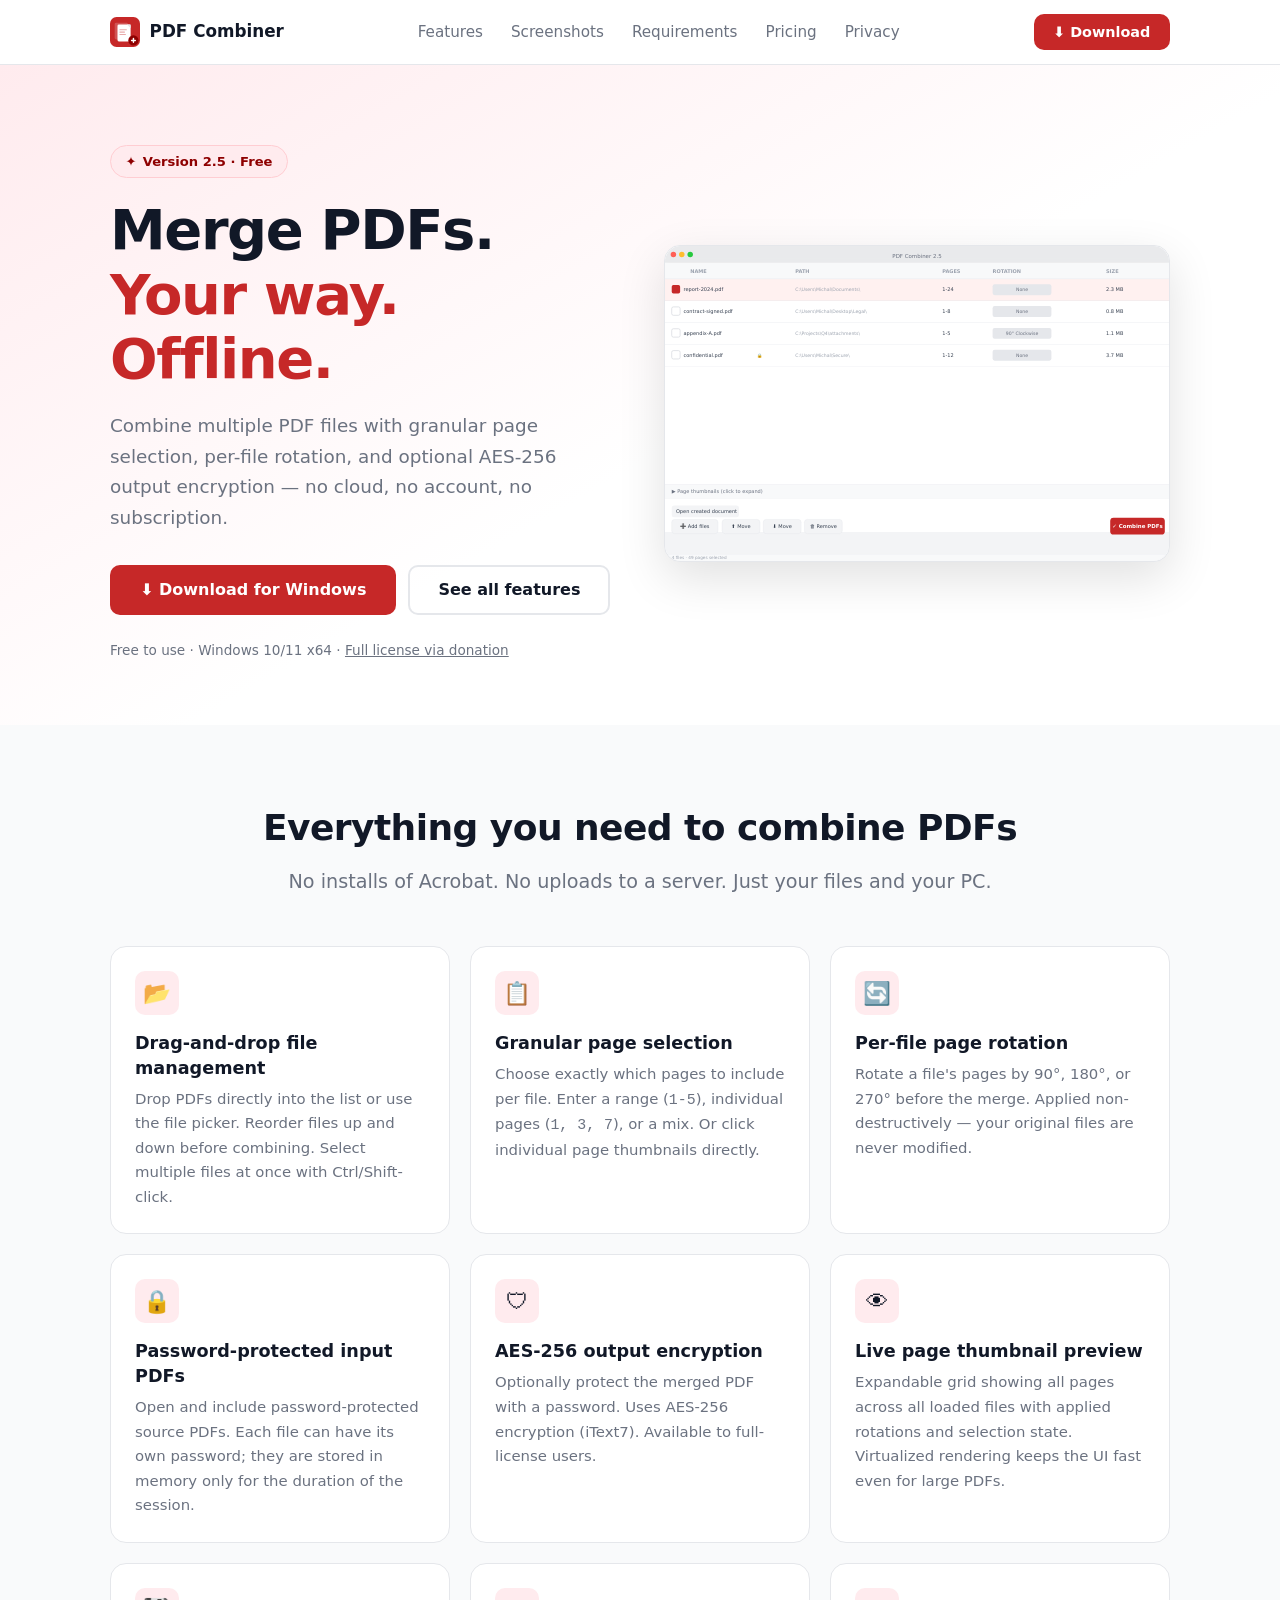
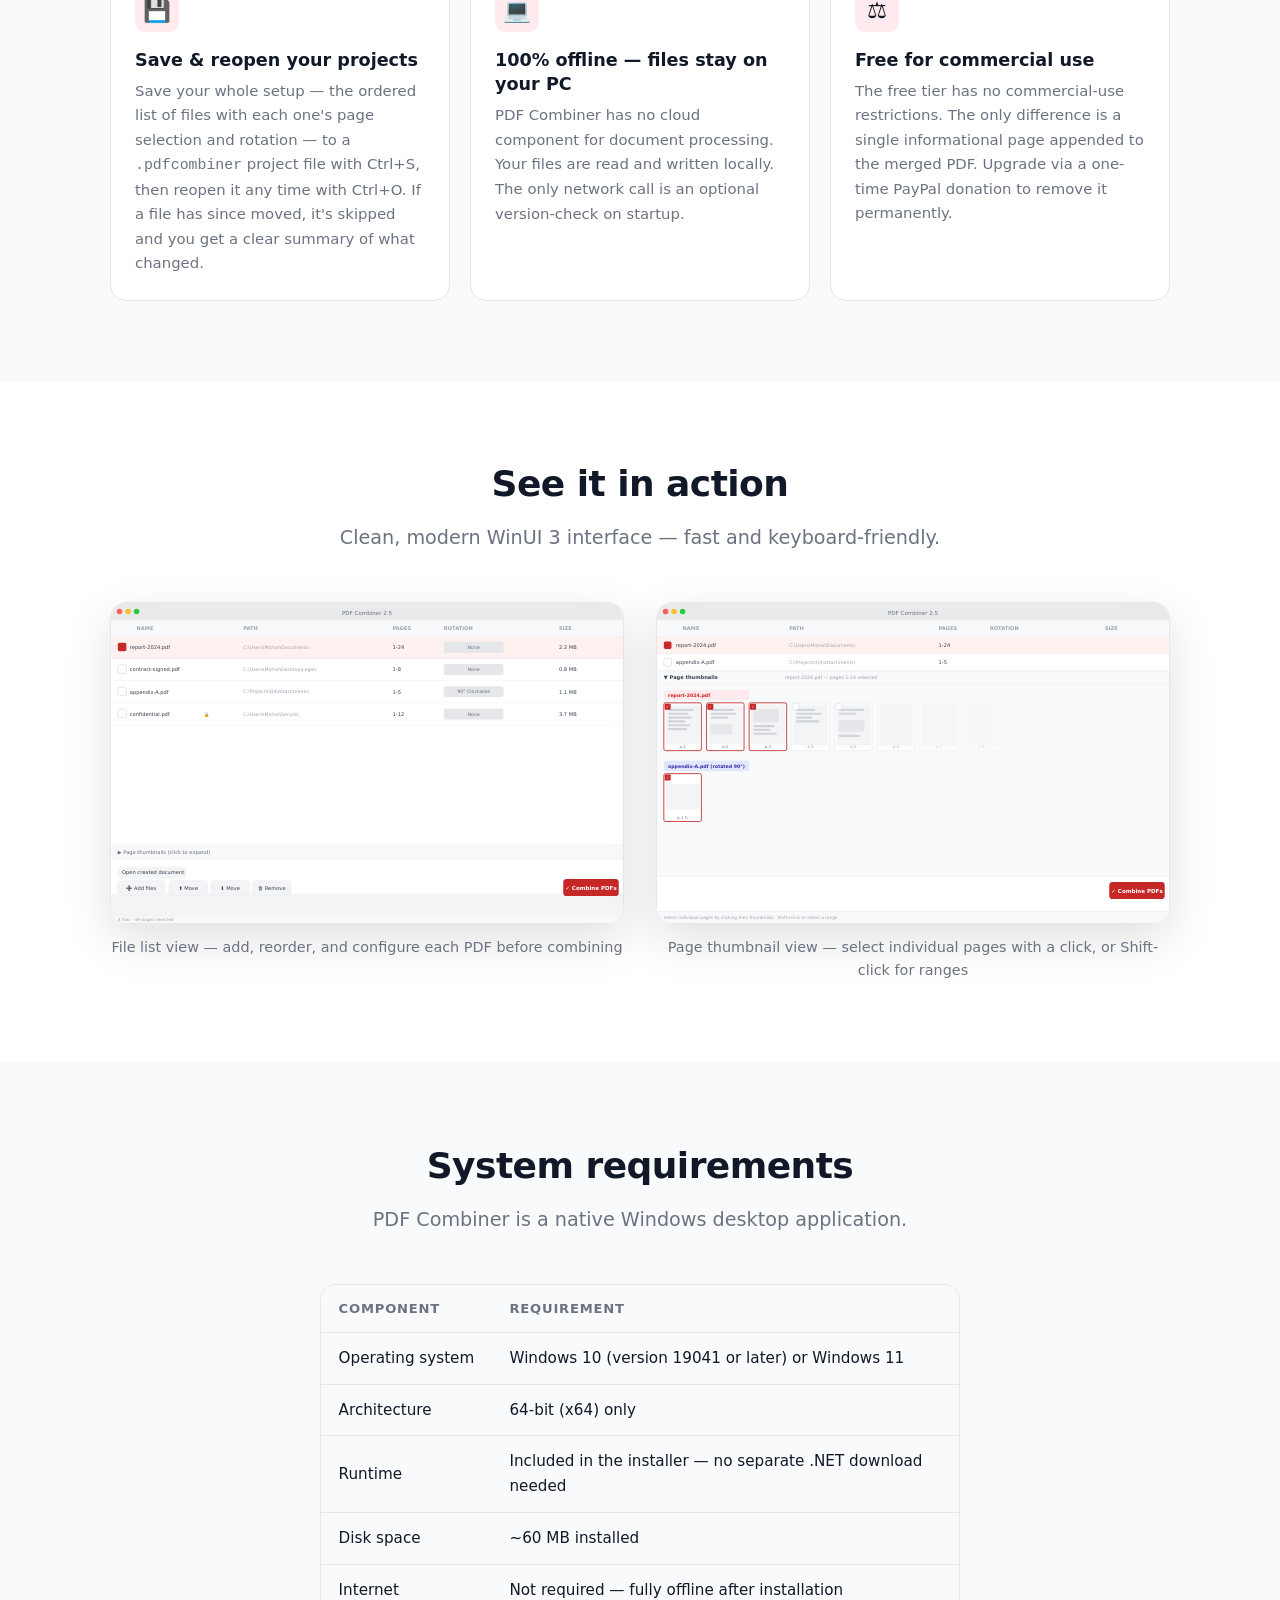
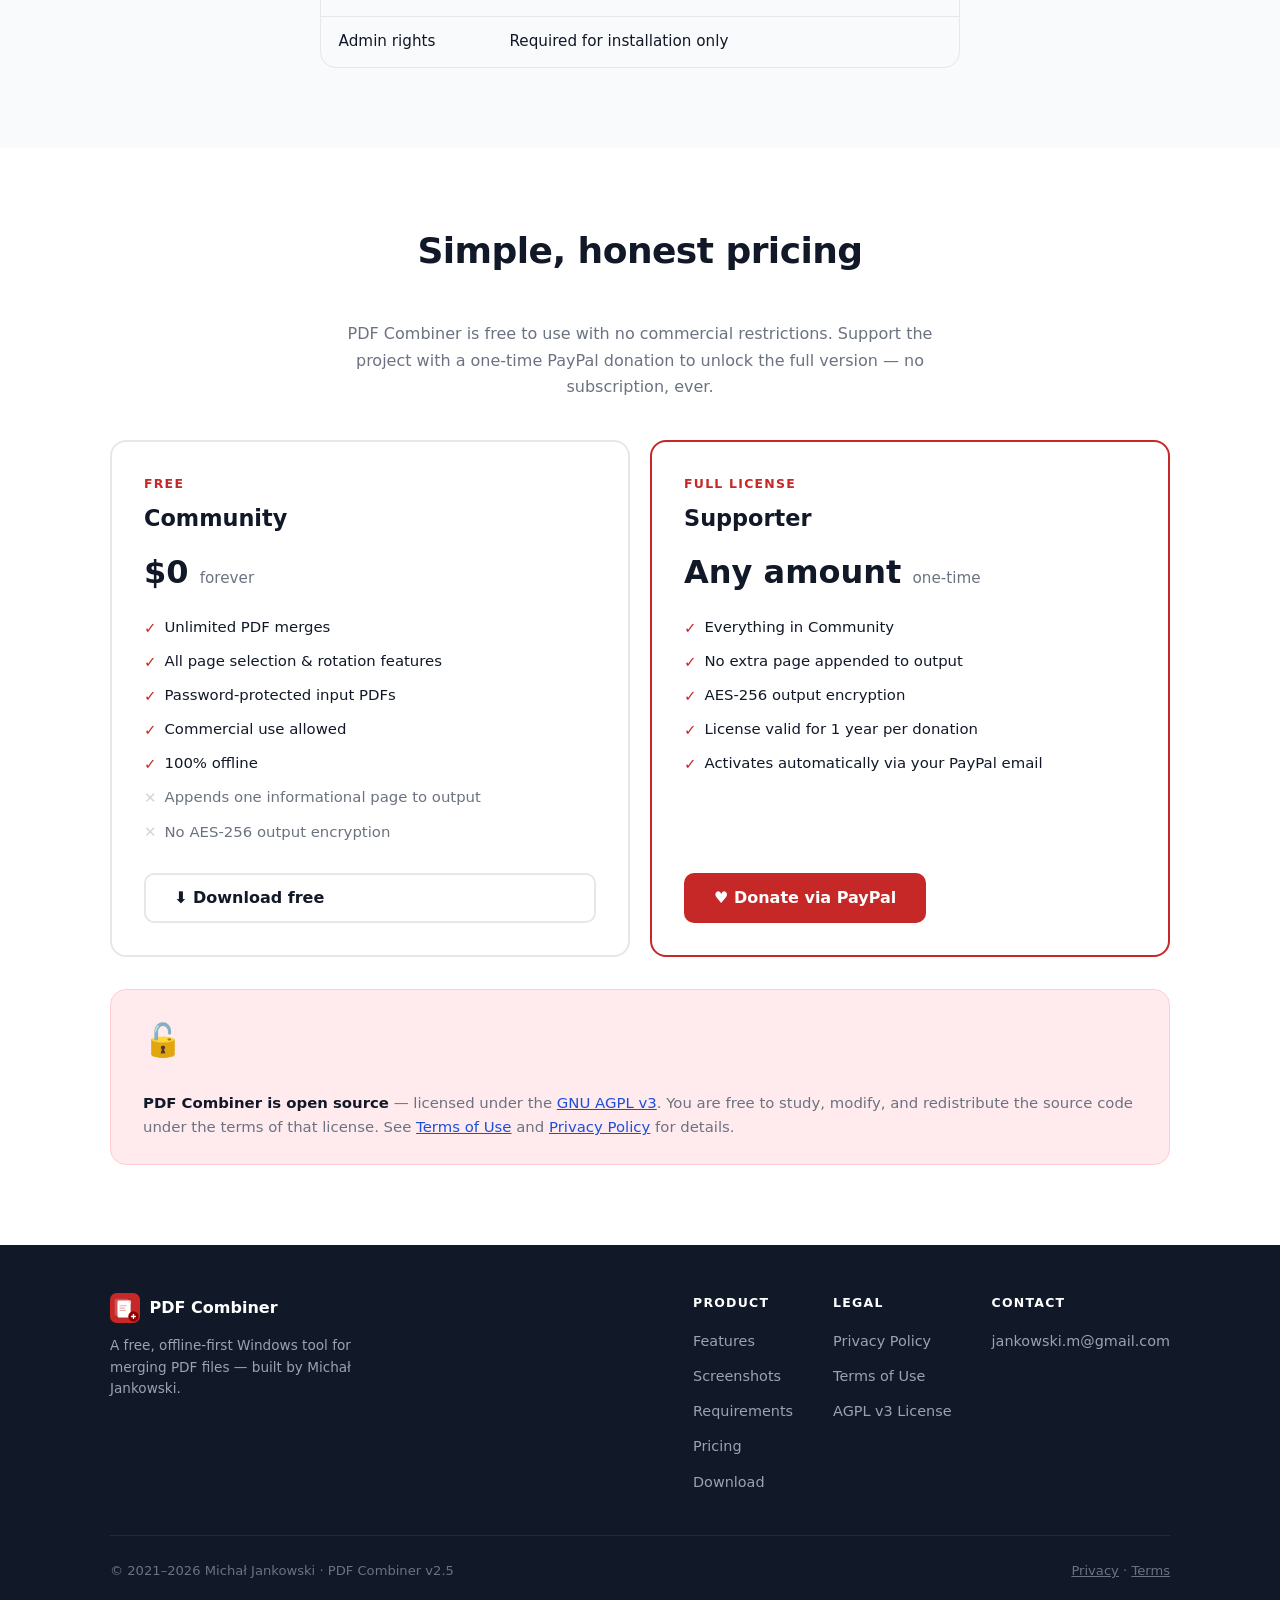
<file: index.html>
<!DOCTYPE html>
<html lang="en">
<head>
  <meta charset="UTF-8">
  <meta name="viewport" content="width=device-width, initial-scale=1.0">
  <title>PDF Combiner — Merge PDFs on Windows, No Cloud Required</title>
  <meta name="description" content="PDF Combiner lets you merge multiple PDF files with drag-and-drop, select individual pages, rotate pages, and encrypt the output — 100% offline, no account needed.">
  <meta name="author" content="Michał Jankowski">
  <meta name="robots" content="index, follow">
  <link rel="canonical" href="https://michaljankowskii.github.io/PDFCombierPage/">

  <!-- Open Graph -->
  <meta property="og:type"        content="website">
  <meta property="og:url"         content="https://michaljankowskii.github.io/PDFCombierPage/">
  <meta property="og:title"       content="PDF Combiner — Merge PDFs on Windows">
  <meta property="og:description" content="Merge multiple PDFs with granular page selection, rotation, and AES-256 encryption. 100% offline — your files never leave your PC.">
  <meta property="og:image"       content="https://michaljankowskii.github.io/PDFCombierPage/assets/img/screenshot-main.svg">

  <!-- Twitter -->
  <meta name="twitter:card"        content="summary_large_image">
  <meta name="twitter:title"       content="PDF Combiner — Merge PDFs on Windows">
  <meta name="twitter:description" content="Merge multiple PDFs with granular page selection, rotation, and AES-256 encryption. 100% offline.">

  <link rel="icon" href="assets/img/favicon.svg" type="image/svg+xml">
  <link rel="stylesheet" href="assets/css/site.css">
</head>
<body>

<!-- ── Navigation ── -->
<nav class="site-nav" aria-label="Site navigation">
  <div class="container">
    <div class="nav-inner">
      <a href="/" class="nav-logo">
        <img src="assets/img/logo.svg" alt="" width="30" height="30" aria-hidden="true">
        PDF Combiner
      </a>
      <ul class="nav-links" role="list">
        <li><a href="#features">Features</a></li>
        <li><a href="#screenshots">Screenshots</a></li>
        <li><a href="#requirements">Requirements</a></li>
        <li><a href="#licensing">Pricing</a></li>
        <li><a href="privacy.html">Privacy</a></li>
      </ul>
      <a href="downloads/PDFCombiner-Setup.msix" class="btn btn-primary btn-sm" download>
        ⬇ Download
      </a>
    </div>
  </div>
</nav>

<!-- ── Hero ── -->
<section class="hero" aria-labelledby="hero-heading">
  <div class="container">
    <div class="hero-inner">

      <div class="hero-content">
        <div class="hero-badge" aria-label="Current version">
          <span aria-hidden="true">✦</span> Version 2.5 · Free
        </div>
        <h1 class="hero-title" id="hero-heading">
          Merge PDFs.<br>
          <span>Your way. Offline.</span>
        </h1>
        <p class="hero-desc">
          Combine multiple PDF files with granular page selection, per-file rotation,
          and optional AES-256 output encryption — no cloud, no account, no subscription.
        </p>
        <div class="hero-actions">
          <a href="downloads/PDFCombiner-Setup.msix" class="btn btn-primary" download
             aria-label="Download PDF Combiner Setup — Windows installer">
            ⬇ Download for Windows
          </a>
          <a href="#features" class="btn btn-outline">
            See all features
          </a>
        </div>
        <p class="hero-meta">
          Free to use · Windows 10/11 x64 ·
          <a href="terms.html">Full license via donation</a>
        </p>
      </div>

      <div class="hero-image" aria-hidden="true">
        <!-- IMAGES NEEDED: replace screenshot-main.svg with screenshot-main.png
             (full-window screenshot at ~1200×750px, app with 3-4 PDFs loaded) -->
        <img src="assets/img/screenshot-main.svg"
             alt="PDF Combiner main window showing four PDF files loaded with drag-and-drop"
             width="1200" height="750"
             loading="eager">
      </div>

    </div>
  </div>
</section>

<!-- ── Features ── -->
<section class="section section-alt" id="features" aria-labelledby="features-heading">
  <div class="container">
    <div class="section-title tc">
      <h2 id="features-heading">Everything you need to combine PDFs</h2>
      <p class="lead">No installs of Acrobat. No uploads to a server. Just your files and your PC.</p>
    </div>

    <div class="features-grid" role="list">

      <article class="feature-card" role="listitem">
        <div class="feature-icon" aria-hidden="true">📂</div>
        <h3>Drag-and-drop file management</h3>
        <p>Drop PDFs directly into the list or use the file picker.
           Reorder files up and down before combining.
           Select multiple files at once with Ctrl/Shift-click.</p>
      </article>

      <article class="feature-card" role="listitem">
        <div class="feature-icon" aria-hidden="true">📋</div>
        <h3>Granular page selection</h3>
        <p>Choose exactly which pages to include per file.
           Enter a range (<code>1-5</code>), individual pages (<code>1, 3, 7</code>),
           or a mix. Or click individual page thumbnails directly.</p>
      </article>

      <article class="feature-card" role="listitem">
        <div class="feature-icon" aria-hidden="true">🔄</div>
        <h3>Per-file page rotation</h3>
        <p>Rotate a file's pages by 90°, 180°, or 270° before the merge.
           Applied non-destructively — your original files are never modified.</p>
      </article>

      <article class="feature-card" role="listitem">
        <div class="feature-icon" aria-hidden="true">🔒</div>
        <h3>Password-protected input PDFs</h3>
        <p>Open and include password-protected source PDFs.
           Each file can have its own password; they are stored in memory
           only for the duration of the session.</p>
      </article>

      <article class="feature-card" role="listitem">
        <div class="feature-icon" aria-hidden="true">🛡</div>
        <h3>AES-256 output encryption</h3>
        <p>Optionally protect the merged PDF with a password.
           Uses AES-256 encryption (iText7). Available to full-license users.</p>
      </article>

      <article class="feature-card" role="listitem">
        <div class="feature-icon" aria-hidden="true">👁</div>
        <h3>Live page thumbnail preview</h3>
        <p>Expandable grid showing all pages across all loaded files
           with applied rotations and selection state.
           Virtualized rendering keeps the UI fast even for large PDFs.</p>
      </article>

      <article class="feature-card" role="listitem">
        <div class="feature-icon" aria-hidden="true">💾</div>
        <h3>Save &amp; reopen your projects</h3>
        <p>Save your whole setup — the ordered list of files with each one's
           page selection and rotation — to a <code>.pdfcombiner</code> project
           file with Ctrl+S, then reopen it any time with Ctrl+O.
           If a file has since moved, it's skipped and you get a clear summary
           of what changed.</p>
      </article>

      <article class="feature-card" role="listitem">
        <div class="feature-icon" aria-hidden="true">💻</div>
        <h3>100% offline — files stay on your PC</h3>
        <p>PDF Combiner has no cloud component for document processing.
           Your files are read and written locally. The only network call
           is an optional version-check on startup.</p>
      </article>

      <article class="feature-card" role="listitem">
        <div class="feature-icon" aria-hidden="true">⚖️</div>
        <h3>Free for commercial use</h3>
        <p>The free tier has no commercial-use restrictions.
           The only difference is a single informational page appended
           to the merged PDF. Upgrade via a one-time PayPal donation
           to remove it permanently.</p>
      </article>

    </div>
  </div>
</section>

<!-- ── Screenshots ── -->
<section class="section" id="screenshots" aria-labelledby="screenshots-heading">
  <div class="container">
    <div class="section-title tc">
      <h2 id="screenshots-heading">See it in action</h2>
      <p class="lead">Clean, modern WinUI 3 interface — fast and keyboard-friendly.</p>
    </div>

    <div class="screenshots-grid">

      <figure class="screenshot-item">
        <!-- IMAGES NEEDED: replace screenshot-main.svg with screenshot-main.png
             Caption: main view with 4 PDFs loaded, showing name/path/pages/rotation columns -->
        <img class="screenshot-img"
             src="assets/img/screenshot-main.svg"
             alt="Main window: file list with four PDFs, showing name, path, page range, rotation, and size columns"
             width="1200" height="750"
             loading="lazy">
        <figcaption>File list view — add, reorder, and configure each PDF before combining</figcaption>
      </figure>

      <figure class="screenshot-item">
        <!-- IMAGES NEEDED: replace screenshot-pages.svg with screenshot-pages.png
             Caption: thumbnail strip expanded, showing individual page thumbnails with checkboxes -->
        <img class="screenshot-img"
             src="assets/img/screenshot-pages.svg"
             alt="Page thumbnail view: expandable grid showing individual pages from each PDF with checkboxes for fine-grained selection"
             width="1200" height="750"
             loading="lazy">
        <figcaption>Page thumbnail view — select individual pages with a click, or Shift-click for ranges</figcaption>
      </figure>

    </div>
  </div>
</section>

<!-- ── System Requirements ── -->
<section class="section section-alt" id="requirements" aria-labelledby="req-heading">
  <div class="container">
    <div class="section-title tc">
      <h2 id="req-heading">System requirements</h2>
      <p class="lead">PDF Combiner is a native Windows desktop application.</p>
    </div>

    <div class="req-wrapper" style="max-width:640px; margin-inline:auto;">
      <table class="req-table" aria-label="System requirements">
        <thead>
          <tr><th scope="col">Component</th><th scope="col">Requirement</th></tr>
        </thead>
        <tbody>
          <tr><td>Operating system</td><td>Windows 10 (version 19041 or later) or Windows 11</td></tr>
          <tr><td>Architecture</td><td>64-bit (x64) only</td></tr>
          <tr><td>Runtime</td><td>Included in the installer — no separate .NET download needed</td></tr>
          <tr><td>Disk space</td><td>~60 MB installed</td></tr>
          <tr><td>Internet</td><td>Not required — fully offline after installation</td></tr>
          <tr><td>Admin rights</td><td>Required for installation only</td></tr>
        </tbody>
      </table>
    </div>
  </div>
</section>

<!-- ── Licensing ── -->
<section class="section" id="licensing" aria-labelledby="licensing-heading">
  <div class="container">
    <div class="section-title tc">
      <h2 id="licensing-heading">Simple, honest pricing</h2>
    </div>

    <p class="licensing-intro">
      PDF Combiner is free to use with no commercial restrictions.
      Support the project with a one-time PayPal donation to unlock the full version — no subscription, ever.
    </p>

    <div class="licensing-cards">

      <div class="license-card">
        <div class="license-label">Free</div>
        <h3>Community</h3>
        <div class="license-price">$0 <em>forever</em></div>
        <ul class="license-features" role="list">
          <li><span class="chk" aria-hidden="true">✓</span> Unlimited PDF merges</li>
          <li><span class="chk" aria-hidden="true">✓</span> All page selection &amp; rotation features</li>
          <li><span class="chk" aria-hidden="true">✓</span> Password-protected input PDFs</li>
          <li><span class="chk" aria-hidden="true">✓</span> Commercial use allowed</li>
          <li><span class="chk" aria-hidden="true">✓</span> 100% offline</li>
          <li class="dimmed"><span class="chk" aria-hidden="true">✕</span> Appends one informational page to output</li>
          <li class="dimmed"><span class="chk" aria-hidden="true">✕</span> No AES-256 output encryption</li>
        </ul>
        <a href="downloads/PDFCombiner-Setup.msix" class="btn btn-outline" download>
          ⬇ Download free
        </a>
      </div>

      <div class="license-card featured">
        <div class="license-label">Full license</div>
        <h3>Supporter</h3>
        <div class="license-price">Any amount <em>one-time</em></div>
        <ul class="license-features" role="list">
          <li><span class="chk" aria-hidden="true">✓</span> Everything in Community</li>
          <li><span class="chk" aria-hidden="true">✓</span> No extra page appended to output</li>
          <li><span class="chk" aria-hidden="true">✓</span> AES-256 output encryption</li>
          <li><span class="chk" aria-hidden="true">✓</span> License valid for 1 year per donation</li>
          <li><span class="chk" aria-hidden="true">✓</span> Activates automatically via your PayPal email</li>
        </ul>
        <!-- PayPal donate button — uses the in-app business ID -->
        <form action="https://www.paypal.com/donate" method="post" target="_blank">
          <input type="hidden" name="business" value="jankowski.m@gmail.com">
          <input type="hidden" name="currency_code" value="USD">
          <input type="hidden" name="item_name" value="PDF Combiner — Full License">
          <button type="submit" class="btn btn-primary">
            ♥ Donate via PayPal
          </button>
        </form>
      </div>

    </div>

    <div class="oss-banner">
      <div class="oss-icon" aria-hidden="true">🔓</div>
      <div>
        <p>
          <strong>PDF Combiner is open source</strong> — licensed under the
          <a href="https://www.gnu.org/licenses/agpl-3.0.html" rel="noopener noreferrer" target="_blank">GNU AGPL v3</a>.
          You are free to study, modify, and redistribute the source code under the terms of that license.
          See <a href="terms.html">Terms of Use</a> and <a href="privacy.html">Privacy Policy</a> for details.
        </p>
      </div>
    </div>

  </div>
</section>

<!-- ── Footer ── -->
<footer class="site-footer" aria-label="Site footer">
  <div class="container">
    <div class="footer-inner">

      <div class="footer-brand">
        <a href="/" class="nav-logo">
          <img src="assets/img/logo.svg" alt="" width="26" height="26" aria-hidden="true">
          PDF Combiner
        </a>
        <p>A free, offline-first Windows tool for merging PDF files — built by Michał Jankowski.</p>
      </div>

      <nav class="footer-links" aria-label="Footer navigation">
        <div class="footer-col">
          <h4>Product</h4>
          <ul role="list">
            <li><a href="#features">Features</a></li>
            <li><a href="#screenshots">Screenshots</a></li>
            <li><a href="#requirements">Requirements</a></li>
            <li><a href="#licensing">Pricing</a></li>
            <li><a href="downloads/PDFCombiner-Setup.msix" download>Download</a></li>
          </ul>
        </div>
        <div class="footer-col">
          <h4>Legal</h4>
          <ul role="list">
            <li><a href="privacy.html">Privacy Policy</a></li>
            <li><a href="terms.html">Terms of Use</a></li>
            <li><a href="https://www.gnu.org/licenses/agpl-3.0.html" rel="noopener noreferrer" target="_blank">AGPL v3 License</a></li>
          </ul>
        </div>
        <div class="footer-col">
          <h4>Contact</h4>
          <ul role="list">
            <li><a href="mailto:jankowski.m@gmail.com">jankowski.m@gmail.com</a></li>
          </ul>
        </div>
      </nav>

    </div>

    <div class="footer-bottom">
      <span>© 2021–2026 Michał Jankowski · PDF Combiner v2.5</span>
      <span>
        <a href="privacy.html">Privacy</a> ·
        <a href="terms.html">Terms</a>
      </span>
    </div>
  </div>
</footer>

</body>
</html>
</file>
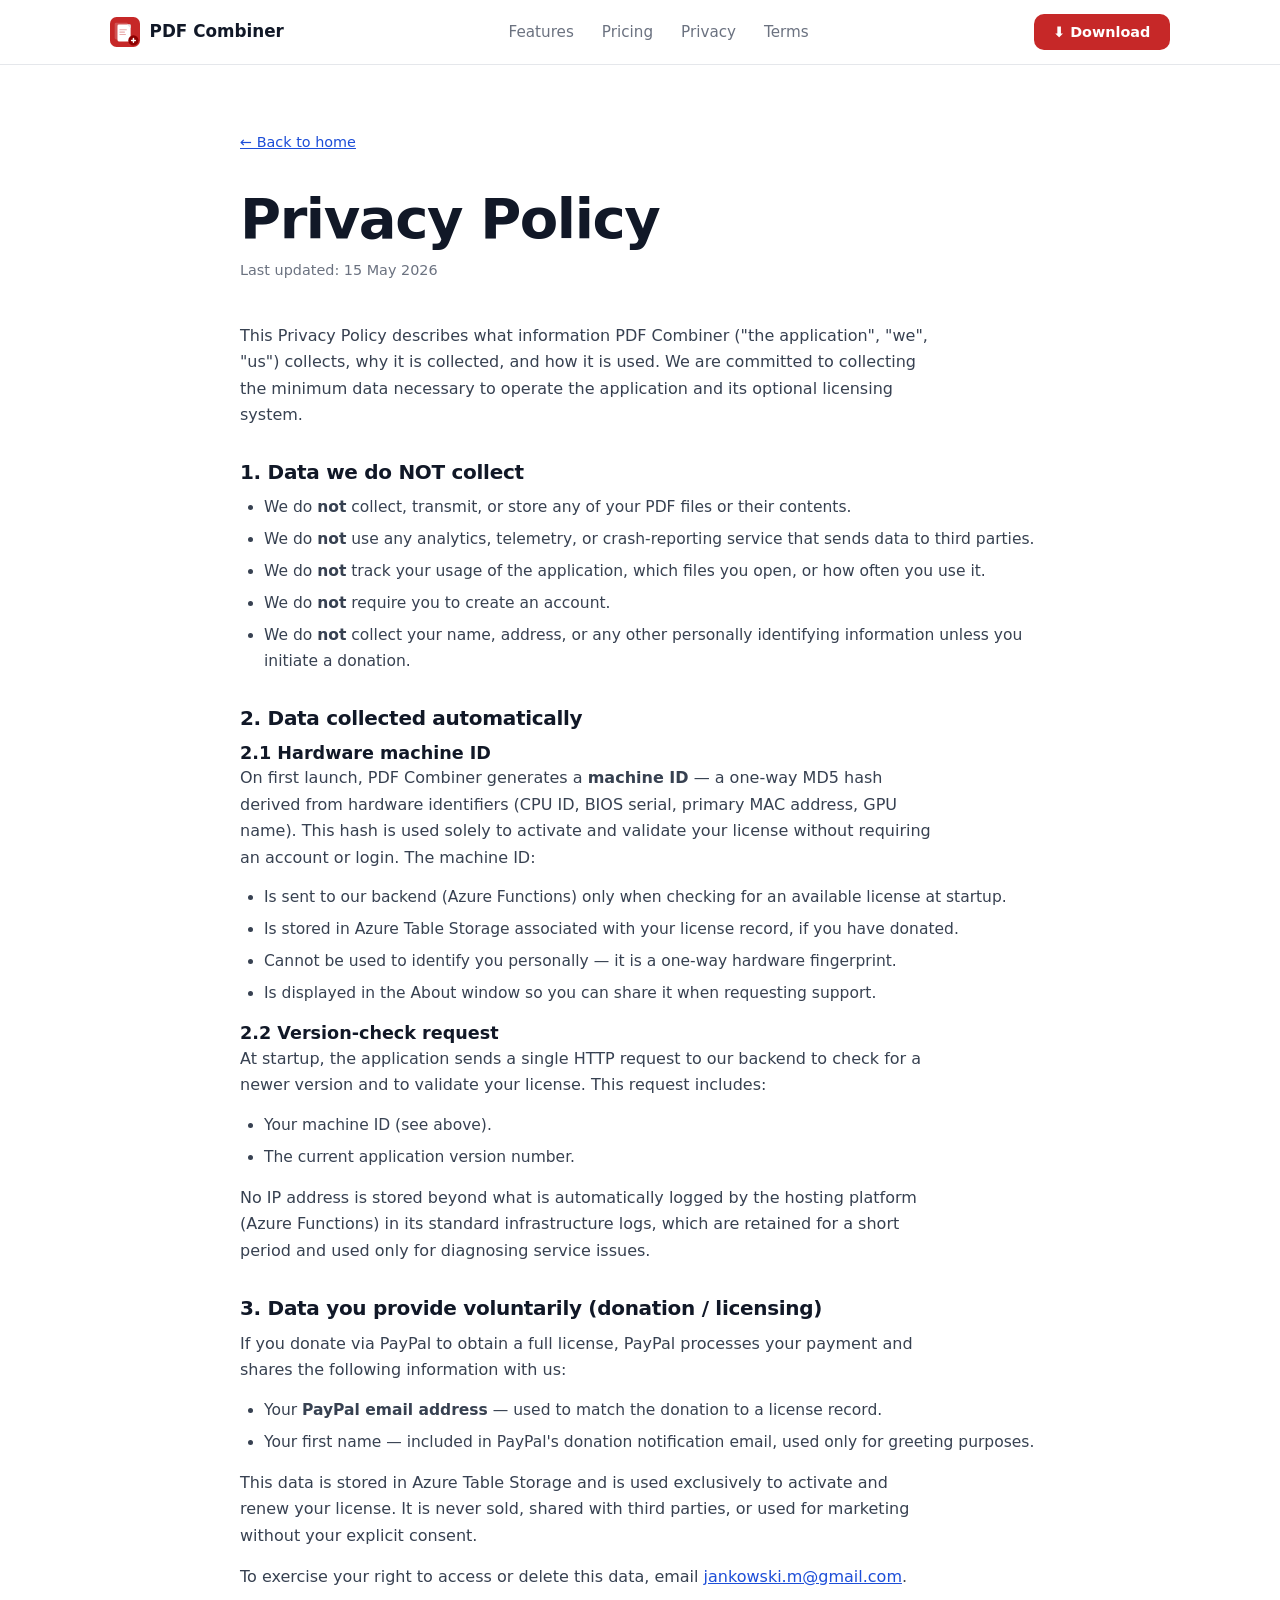
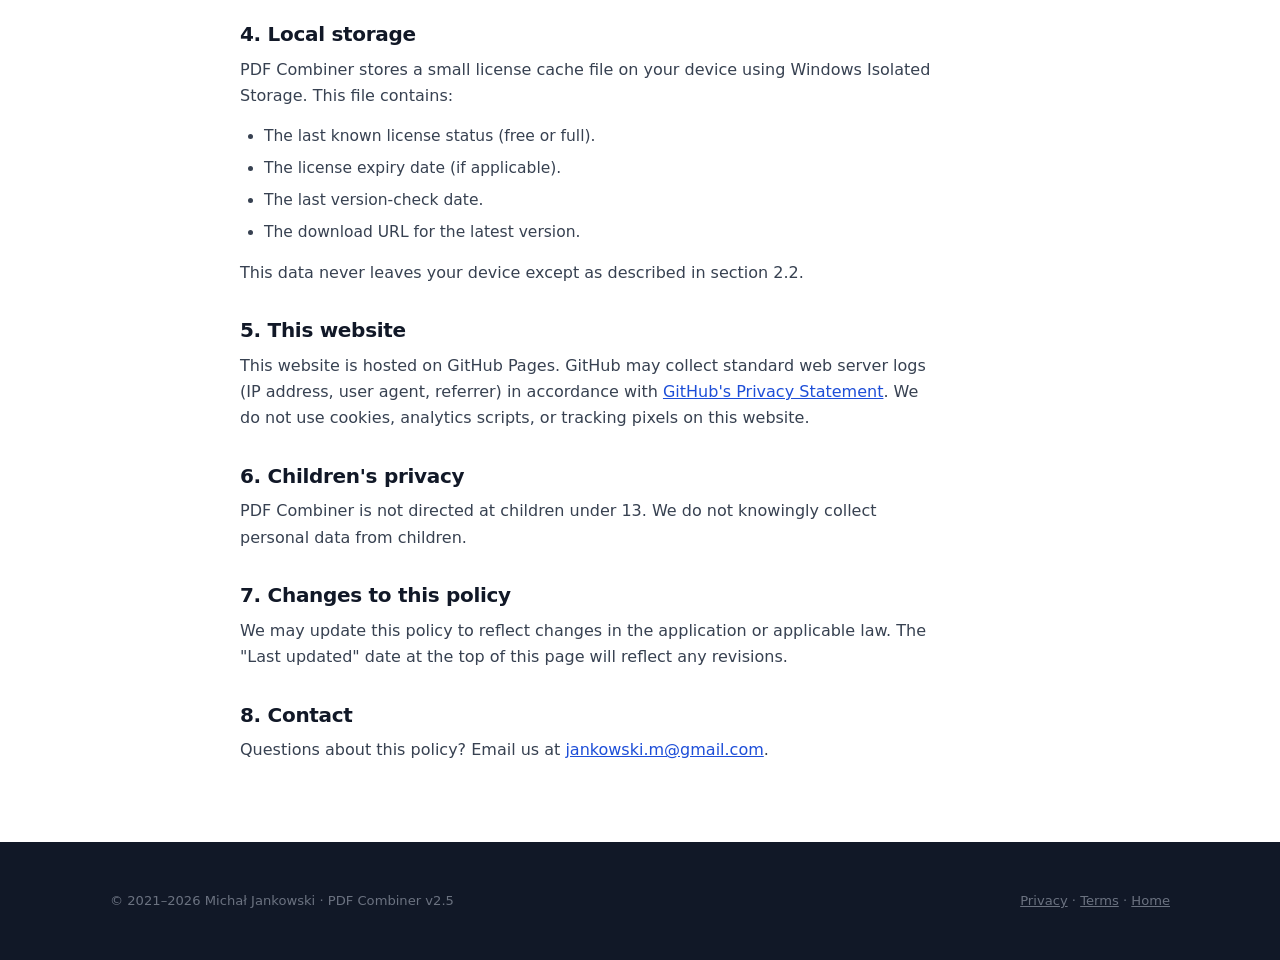
<file: privacy.html>
<!DOCTYPE html>
<html lang="en">
<head>
  <meta charset="UTF-8">
  <meta name="viewport" content="width=device-width, initial-scale=1.0">
  <title>Privacy Policy — PDF Combiner</title>
  <meta name="description" content="Privacy policy for PDF Combiner. No analytics, no tracking, no document uploads. Learn exactly what data is collected and why.">
  <meta name="robots" content="index, follow">
  <link rel="canonical" href="https://michaljankowskii.github.io/PDFCombierPage/privacy.html">
  <link rel="icon" href="assets/img/favicon.svg" type="image/svg+xml">
  <link rel="stylesheet" href="assets/css/site.css">
</head>
<body>

<nav class="site-nav" aria-label="Site navigation">
  <div class="container">
    <div class="nav-inner">
      <a href="index.html" class="nav-logo">
        <img src="assets/img/logo.svg" alt="" width="30" height="30" aria-hidden="true">
        PDF Combiner
      </a>
      <ul class="nav-links" role="list">
        <li><a href="index.html#features">Features</a></li>
        <li><a href="index.html#licensing">Pricing</a></li>
        <li><a href="privacy.html" aria-current="page">Privacy</a></li>
        <li><a href="terms.html">Terms</a></li>
      </ul>
      <a href="downloads/PDFCombiner-Setup.msi" class="btn btn-primary btn-sm" download>
        ⬇ Download
      </a>
    </div>
  </div>
</nav>

<main>
  <div class="container">
    <article class="legal-page">

      <a href="index.html" class="back">← Back to home</a>

      <h1>Privacy Policy</h1>
      <p class="updated">Last updated: 15 May 2026</p>

      <p>
        This Privacy Policy describes what information PDF Combiner ("the application", "we", "us") collects,
        why it is collected, and how it is used. We are committed to collecting the minimum data necessary
        to operate the application and its optional licensing system.
      </p>

      <h2>1. Data we do NOT collect</h2>
      <ul>
        <li>We do <strong>not</strong> collect, transmit, or store any of your PDF files or their contents.</li>
        <li>We do <strong>not</strong> use any analytics, telemetry, or crash-reporting service that sends data to third parties.</li>
        <li>We do <strong>not</strong> track your usage of the application, which files you open, or how often you use it.</li>
        <li>We do <strong>not</strong> require you to create an account.</li>
        <li>We do <strong>not</strong> collect your name, address, or any other personally identifying information unless you initiate a donation.</li>
      </ul>

      <h2>2. Data collected automatically</h2>

      <h3>2.1 Hardware machine ID</h3>
      <p>
        On first launch, PDF Combiner generates a <strong>machine ID</strong> — a one-way MD5 hash derived from
        hardware identifiers (CPU ID, BIOS serial, primary MAC address, GPU name).
        This hash is used solely to activate and validate your license without requiring an account or login.
        The machine ID:
      </p>
      <ul>
        <li>Is sent to our backend (Azure Functions) only when checking for an available license at startup.</li>
        <li>Is stored in Azure Table Storage associated with your license record, if you have donated.</li>
        <li>Cannot be used to identify you personally — it is a one-way hardware fingerprint.</li>
        <li>Is displayed in the About window so you can share it when requesting support.</li>
      </ul>

      <h3>2.2 Version-check request</h3>
      <p>
        At startup, the application sends a single HTTP request to our backend to check for a newer version
        and to validate your license. This request includes:
      </p>
      <ul>
        <li>Your machine ID (see above).</li>
        <li>The current application version number.</li>
      </ul>
      <p>
        No IP address is stored beyond what is automatically logged by the hosting platform (Azure Functions)
        in its standard infrastructure logs, which are retained for a short period and used only for
        diagnosing service issues.
      </p>

      <h2>3. Data you provide voluntarily (donation / licensing)</h2>
      <p>
        If you donate via PayPal to obtain a full license, PayPal processes your payment and shares the
        following information with us:
      </p>
      <ul>
        <li>Your <strong>PayPal email address</strong> — used to match the donation to a license record.</li>
        <li>Your first name — included in PayPal's donation notification email, used only for greeting purposes.</li>
      </ul>
      <p>
        This data is stored in Azure Table Storage and is used exclusively to activate and renew your license.
        It is never sold, shared with third parties, or used for marketing without your explicit consent.
      </p>
      <p>
        To exercise your right to access or delete this data, email
        <a href="mailto:jankowski.m@gmail.com">jankowski.m@gmail.com</a>.
      </p>

      <h2>4. Local storage</h2>
      <p>
        PDF Combiner stores a small license cache file on your device using Windows Isolated Storage.
        This file contains:
      </p>
      <ul>
        <li>The last known license status (free or full).</li>
        <li>The license expiry date (if applicable).</li>
        <li>The last version-check date.</li>
        <li>The download URL for the latest version.</li>
      </ul>
      <p>This data never leaves your device except as described in section 2.2.</p>

      <h2>5. This website</h2>
      <p>
        This website is hosted on GitHub Pages. GitHub may collect standard web server logs (IP address,
        user agent, referrer) in accordance with
        <a href="https://docs.github.com/en/site-policy/privacy-policies/github-general-privacy-statement"
           rel="noopener noreferrer" target="_blank">GitHub's Privacy Statement</a>.
        We do not use cookies, analytics scripts, or tracking pixels on this website.
      </p>

      <h2>6. Children's privacy</h2>
      <p>
        PDF Combiner is not directed at children under 13. We do not knowingly collect personal data
        from children.
      </p>

      <h2>7. Changes to this policy</h2>
      <p>
        We may update this policy to reflect changes in the application or applicable law.
        The "Last updated" date at the top of this page will reflect any revisions.
      </p>

      <h2>8. Contact</h2>
      <p>
        Questions about this policy? Email us at
        <a href="mailto:jankowski.m@gmail.com">jankowski.m@gmail.com</a>.
      </p>

    </article>
  </div>
</main>

<footer class="site-footer" aria-label="Site footer">
  <div class="container">
    <div class="footer-bottom" style="border-top:none; margin-top:0; padding-top:0;">
      <span>© 2021–2026 Michał Jankowski · PDF Combiner v2.5</span>
      <span>
        <a href="privacy.html">Privacy</a> ·
        <a href="terms.html">Terms</a> ·
        <a href="index.html">Home</a>
      </span>
    </div>
  </div>
</footer>

</body>
</html>
</file>
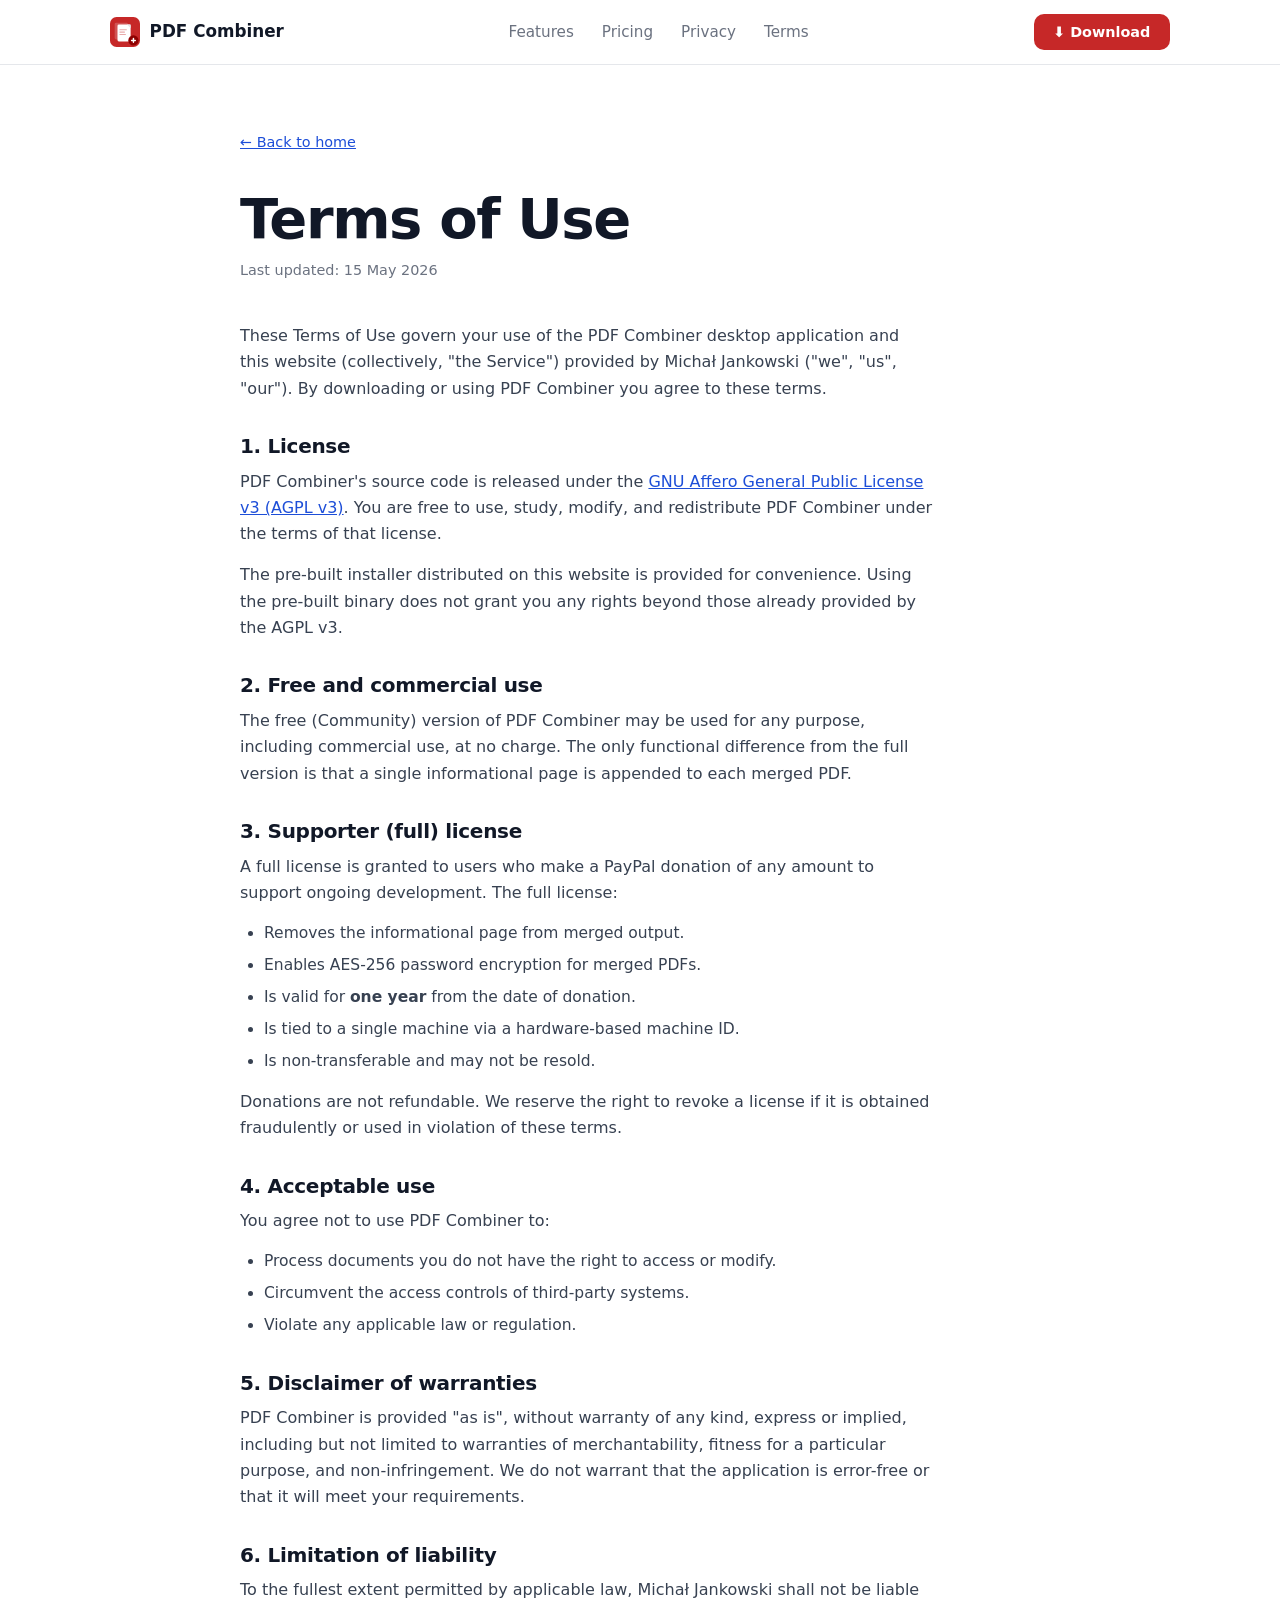
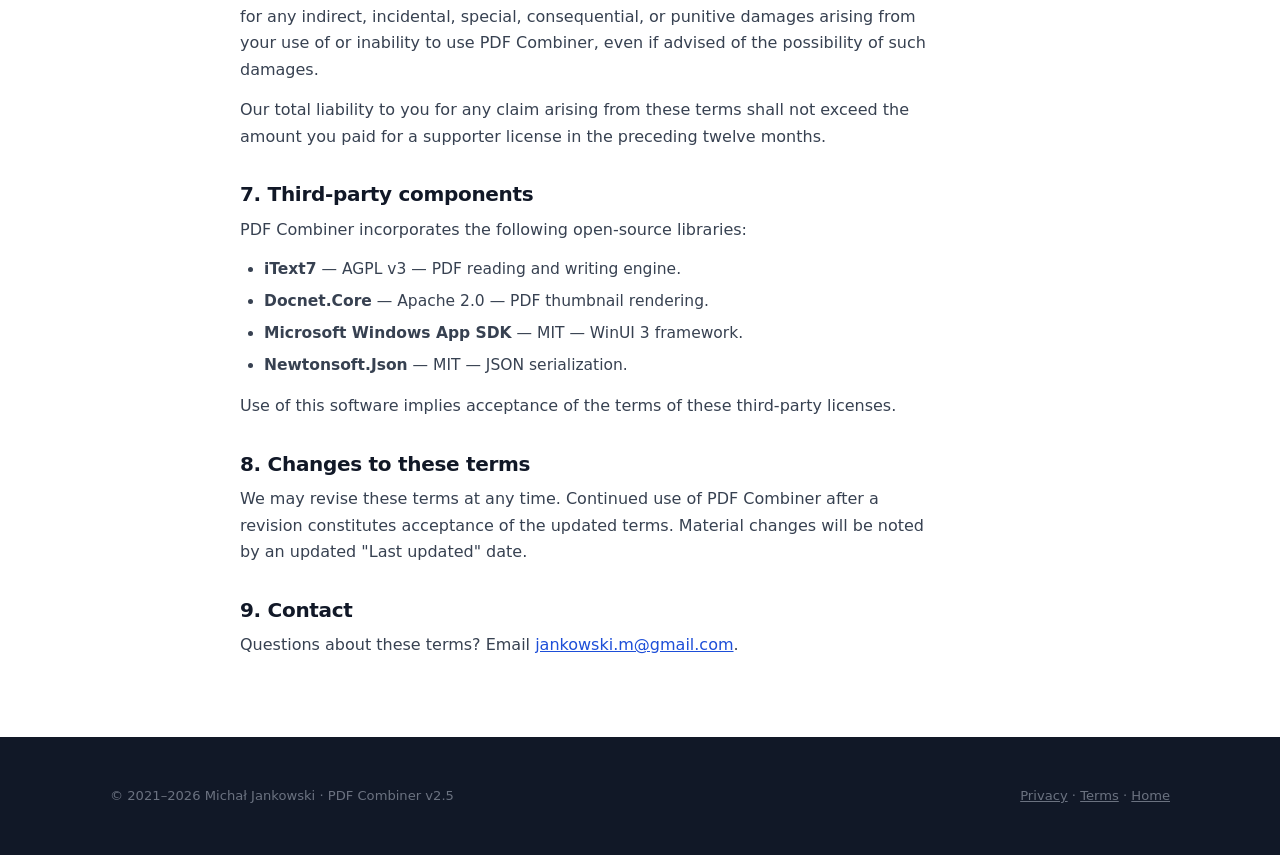
<file: terms.html>
<!DOCTYPE html>
<html lang="en">
<head>
  <meta charset="UTF-8">
  <meta name="viewport" content="width=device-width, initial-scale=1.0">
  <title>Terms of Use — PDF Combiner</title>
  <meta name="description" content="Terms of Use for PDF Combiner — free for commercial use, licensed under GNU AGPL v3.">
  <meta name="robots" content="index, follow">
  <link rel="canonical" href="https://michaljankowskii.github.io/PDFCombierPage/terms.html">
  <link rel="icon" href="assets/img/favicon.svg" type="image/svg+xml">
  <link rel="stylesheet" href="assets/css/site.css">
</head>
<body>

<nav class="site-nav" aria-label="Site navigation">
  <div class="container">
    <div class="nav-inner">
      <a href="index.html" class="nav-logo">
        <img src="assets/img/logo.svg" alt="" width="30" height="30" aria-hidden="true">
        PDF Combiner
      </a>
      <ul class="nav-links" role="list">
        <li><a href="index.html#features">Features</a></li>
        <li><a href="index.html#licensing">Pricing</a></li>
        <li><a href="privacy.html">Privacy</a></li>
        <li><a href="terms.html" aria-current="page">Terms</a></li>
      </ul>
      <a href="downloads/PDFCombiner-Setup.msi" class="btn btn-primary btn-sm" download>
        ⬇ Download
      </a>
    </div>
  </div>
</nav>

<main>
  <div class="container">
    <article class="legal-page">

      <a href="index.html" class="back">← Back to home</a>

      <h1>Terms of Use</h1>
      <p class="updated">Last updated: 15 May 2026</p>

      <p>
        These Terms of Use govern your use of the PDF Combiner desktop application and this website
        (collectively, "the Service") provided by Michał Jankowski ("we", "us", "our").
        By downloading or using PDF Combiner you agree to these terms.
      </p>

      <h2>1. License</h2>
      <p>
        PDF Combiner's source code is released under the
        <a href="https://www.gnu.org/licenses/agpl-3.0.html" rel="noopener noreferrer" target="_blank">GNU Affero General Public License v3 (AGPL v3)</a>.
        You are free to use, study, modify, and redistribute PDF Combiner under the terms of that license.
      </p>
      <p>
        The pre-built installer distributed on this website is provided for convenience. Using the pre-built
        binary does not grant you any rights beyond those already provided by the AGPL v3.
      </p>

      <h2>2. Free and commercial use</h2>
      <p>
        The free (Community) version of PDF Combiner may be used for any purpose, including commercial use,
        at no charge. The only functional difference from the full version is that a single informational page
        is appended to each merged PDF.
      </p>

      <h2>3. Supporter (full) license</h2>
      <p>
        A full license is granted to users who make a PayPal donation of any amount to support ongoing development.
        The full license:
      </p>
      <ul>
        <li>Removes the informational page from merged output.</li>
        <li>Enables AES-256 password encryption for merged PDFs.</li>
        <li>Is valid for <strong>one year</strong> from the date of donation.</li>
        <li>Is tied to a single machine via a hardware-based machine ID.</li>
        <li>Is non-transferable and may not be resold.</li>
      </ul>
      <p>
        Donations are not refundable. We reserve the right to revoke a license if it is obtained
        fraudulently or used in violation of these terms.
      </p>

      <h2>4. Acceptable use</h2>
      <p>You agree not to use PDF Combiner to:</p>
      <ul>
        <li>Process documents you do not have the right to access or modify.</li>
        <li>Circumvent the access controls of third-party systems.</li>
        <li>Violate any applicable law or regulation.</li>
      </ul>

      <h2>5. Disclaimer of warranties</h2>
      <p>
        PDF Combiner is provided "as is", without warranty of any kind, express or implied, including but not
        limited to warranties of merchantability, fitness for a particular purpose, and non-infringement.
        We do not warrant that the application is error-free or that it will meet your requirements.
      </p>

      <h2>6. Limitation of liability</h2>
      <p>
        To the fullest extent permitted by applicable law, Michał Jankowski shall not be liable for any
        indirect, incidental, special, consequential, or punitive damages arising from your use of or
        inability to use PDF Combiner, even if advised of the possibility of such damages.
      </p>
      <p>
        Our total liability to you for any claim arising from these terms shall not exceed the amount
        you paid for a supporter license in the preceding twelve months.
      </p>

      <h2>7. Third-party components</h2>
      <p>PDF Combiner incorporates the following open-source libraries:</p>
      <ul>
        <li><strong>iText7</strong> — AGPL v3 — PDF reading and writing engine.</li>
        <li><strong>Docnet.Core</strong> — Apache 2.0 — PDF thumbnail rendering.</li>
        <li><strong>Microsoft Windows App SDK</strong> — MIT — WinUI 3 framework.</li>
        <li><strong>Newtonsoft.Json</strong> — MIT — JSON serialization.</li>
      </ul>
      <p>
        Use of this software implies acceptance of the terms of these third-party licenses.
      </p>

      <h2>8. Changes to these terms</h2>
      <p>
        We may revise these terms at any time. Continued use of PDF Combiner after a revision constitutes
        acceptance of the updated terms. Material changes will be noted by an updated "Last updated" date.
      </p>

      <h2>9. Contact</h2>
      <p>
        Questions about these terms? Email
        <a href="mailto:jankowski.m@gmail.com">jankowski.m@gmail.com</a>.
      </p>

    </article>
  </div>
</main>

<footer class="site-footer" aria-label="Site footer">
  <div class="container">
    <div class="footer-bottom" style="border-top:none; margin-top:0; padding-top:0;">
      <span>© 2021–2026 Michał Jankowski · PDF Combiner v2.5</span>
      <span>
        <a href="privacy.html">Privacy</a> ·
        <a href="terms.html">Terms</a> ·
        <a href="index.html">Home</a>
      </span>
    </div>
  </div>
</footer>

</body>
</html>
</file>
<file: assets/css/site.css>
/* PDF Combiner — site.css — mobile-first, no framework, system fonts */

/* ───── Custom properties ───── */
:root {
  --c-red:        #c62828;
  --c-red-dark:   #8e0000;
  --c-red-pale:   #ffebee;
  --c-text:       #111827;
  --c-muted:      #6b7280;
  --c-bg:         #ffffff;
  --c-surface:    #f9fafb;
  --c-border:     #e5e7eb;
  --c-link:       #1d4ed8;

  --font:         system-ui, -apple-system, "Segoe UI", Roboto, sans-serif;
  --max-w:        1100px;
  --radius:       10px;
  --radius-lg:    16px;

  --sh-sm: 0 1px 3px rgba(0,0,0,.08);
  --sh-md: 0 4px 16px rgba(0,0,0,.10);
  --sh-lg: 0 16px 48px rgba(0,0,0,.12);
}

/* ───── Reset ───── */
*, *::before, *::after { box-sizing: border-box; margin: 0; padding: 0; }
html { scroll-behavior: smooth; -webkit-text-size-adjust: 100%; }
body { font-family: var(--font); color: var(--c-text); background: var(--c-bg); line-height: 1.65; }
img { display: block; max-width: 100%; height: auto; }
a { color: var(--c-link); }
ul { list-style: none; }

/* ───── Layout ───── */
.container {
  width: 100%;
  max-width: var(--max-w);
  margin-inline: auto;
  padding-inline: 1.25rem;
}
.section        { padding-block: 5rem; }
.section-alt    { background: var(--c-surface); }
.section-title  { margin-bottom: 3rem; }

/* ───── Typography ───── */
h1 { font-size: clamp(2rem, 5vw, 3.5rem); font-weight: 800; line-height: 1.15; letter-spacing: -.025em; }
h2 { font-size: clamp(1.5rem, 3vw, 2.25rem); font-weight: 700; line-height: 1.25; letter-spacing: -.015em; }
h3 { font-size: 1.1rem; font-weight: 600; line-height: 1.4; }
p  { max-width: 68ch; }
.lead  { font-size: 1.2rem; color: var(--c-muted); margin-top: 1rem; }
.tc    { text-align: center; }
.tc p  { margin-inline: auto; }

/* ───── Buttons ───── */
.btn {
  display: inline-flex;
  align-items: center;
  gap: .5rem;
  padding: .85rem 1.75rem;
  border-radius: var(--radius);
  font: 600 1rem var(--font);
  text-decoration: none;
  cursor: pointer;
  border: 2px solid transparent;
  transition: transform .15s, box-shadow .15s, background .15s, border-color .15s;
}
.btn:hover          { text-decoration: none; transform: translateY(-1px); box-shadow: var(--sh-md); }
.btn-primary        { background: var(--c-red); color: #fff; }
.btn-primary:hover  { background: var(--c-red-dark); }
.btn-outline        { background: transparent; color: var(--c-text); border-color: var(--c-border); }
.btn-outline:hover  { border-color: var(--c-muted); }
.btn-sm             { padding: .5rem 1.1rem; font-size: .9rem; }

/* ───── Nav ───── */
.site-nav {
  position: sticky;
  top: 0;
  z-index: 100;
  background: rgba(255,255,255,.9);
  backdrop-filter: blur(10px);
  -webkit-backdrop-filter: blur(10px);
  border-bottom: 1px solid var(--c-border);
}
.nav-inner {
  display: flex;
  align-items: center;
  justify-content: space-between;
  height: 4rem;
}
.nav-logo {
  display: flex;
  align-items: center;
  gap: .6rem;
  text-decoration: none;
  color: var(--c-text);
  font-weight: 700;
  font-size: 1.05rem;
}
.nav-logo img { width: 30px; height: 30px; }
.nav-links { display: flex; align-items: center; gap: 1.75rem; }
.nav-links a { text-decoration: none; color: var(--c-muted); font-size: .95rem; transition: color .15s; }
.nav-links a:hover { color: var(--c-text); }

/* ───── Hero ───── */
.hero {
  padding-block: 5rem 4rem;
  background: linear-gradient(150deg, var(--c-red-pale) 0%, var(--c-bg) 55%);
}
.hero-inner {
  display: grid;
  grid-template-columns: 1fr;
  gap: 3rem;
  align-items: center;
}
.hero-badge {
  display: inline-flex;
  align-items: center;
  gap: .4rem;
  background: var(--c-red-pale);
  color: var(--c-red-dark);
  font-size: .82rem;
  font-weight: 600;
  padding: .3rem .9rem;
  border-radius: 999px;
  margin-bottom: 1.25rem;
  border: 1px solid #ffcdd2;
}
.hero-title span { color: var(--c-red); }
.hero-desc { font-size: 1.15rem; color: var(--c-muted); margin-block: 1.25rem 2rem; max-width: 52ch; }
.hero-actions { display: flex; flex-wrap: wrap; gap: .75rem; }
.hero-meta { margin-top: 1.5rem; font-size: .85rem; color: var(--c-muted); }
.hero-meta a { color: var(--c-muted); text-decoration: underline; }

.hero-image {
  position: relative;
  border-radius: var(--radius-lg);
  overflow: hidden;
  box-shadow: var(--sh-lg);
  border: 1px solid var(--c-border);
  background: var(--c-surface);
}
.hero-image img { width: 100%; border-radius: var(--radius-lg); }

/* ───── Features ───── */
.features-grid {
  display: grid;
  grid-template-columns: repeat(auto-fit, minmax(min(100%, 280px), 1fr));
  gap: 1.25rem;
}
.feature-card {
  background: var(--c-bg);
  border: 1px solid var(--c-border);
  border-radius: var(--radius-lg);
  padding: 1.5rem;
  transition: box-shadow .2s, transform .2s;
}
.feature-card:hover { box-shadow: var(--sh-md); transform: translateY(-2px); }
.feature-icon {
  display: inline-flex;
  align-items: center;
  justify-content: center;
  width: 2.75rem;
  height: 2.75rem;
  background: var(--c-red-pale);
  border-radius: var(--radius);
  font-size: 1.4rem;
  margin-bottom: 1rem;
  line-height: 1;
}
.feature-card h3 { margin-bottom: .4rem; }
.feature-card p  { color: var(--c-muted); font-size: .93rem; max-width: none; }

/* ───── Screenshots ───── */
.screenshots-grid {
  display: grid;
  grid-template-columns: 1fr;
  gap: 2rem;
}
.screenshot-item { }
.screenshot-item figcaption {
  margin-top: .75rem;
  text-align: center;
  color: var(--c-muted);
  font-size: .9rem;
}
.screenshot-img {
  width: 100%;
  border-radius: var(--radius-lg);
  box-shadow: var(--sh-lg);
  border: 1px solid var(--c-border);
}
/* Placeholder shown when real screenshot is not yet supplied */
.screenshot-placeholder {
  display: flex;
  flex-direction: column;
  align-items: center;
  justify-content: center;
  gap: .75rem;
  background: var(--c-surface);
  border: 2px dashed var(--c-border);
  border-radius: var(--radius-lg);
  aspect-ratio: 16 / 10;
  color: var(--c-muted);
  font-size: .9rem;
  text-align: center;
  padding: 2rem;
}
.screenshot-placeholder .ph-icon { font-size: 3rem; opacity: .4; }
.screenshot-placeholder strong { color: var(--c-text); font-size: 1rem; }

/* ───── Requirements ───── */
.req-wrapper {
  overflow-x: auto;
  border: 1px solid var(--c-border);
  border-radius: var(--radius-lg);
}
.req-table {
  width: 100%;
  border-collapse: collapse;
  font-size: .95rem;
}
.req-table th, .req-table td {
  text-align: left;
  padding: .8rem 1.1rem;
  border-bottom: 1px solid var(--c-border);
}
.req-table th {
  font-weight: 600;
  font-size: .82rem;
  text-transform: uppercase;
  letter-spacing: .06em;
  color: var(--c-muted);
  background: var(--c-surface);
  white-space: nowrap;
}
.req-table tr:last-child td { border-bottom: none; }
.req-table td:first-child { font-weight: 500; white-space: nowrap; }

/* ───── Licensing ───── */
.licensing-intro { max-width: 60ch; margin-inline: auto; color: var(--c-muted); text-align: center; margin-bottom: 2.5rem; }
.licensing-cards {
  display: grid;
  grid-template-columns: repeat(auto-fit, minmax(min(100%, 280px), 1fr));
  gap: 1.25rem;
}
.license-card {
  border: 2px solid var(--c-border);
  border-radius: var(--radius-lg);
  padding: 2rem;
  display: flex;
  flex-direction: column;
}
.license-card.featured { border-color: var(--c-red); }
.license-label {
  font-size: .78rem;
  font-weight: 700;
  text-transform: uppercase;
  letter-spacing: .1em;
  color: var(--c-red);
  margin-bottom: .5rem;
}
.license-card h3 { font-size: 1.4rem; }
.license-price { font-size: 2rem; font-weight: 800; margin-block: .75rem 1rem; }
.license-price em { font-style: normal; font-size: .95rem; font-weight: 400; color: var(--c-muted); }
.license-features { display: flex; flex-direction: column; gap: .55rem; margin-bottom: 1.75rem; flex: 1; }
.license-features li {
  display: flex;
  align-items: flex-start;
  gap: .5rem;
  font-size: .93rem;
}
.license-features li .chk { color: var(--c-red); font-weight: 700; flex-shrink: 0; margin-top: .05em; }
.license-features li.dimmed { color: var(--c-muted); }
.license-features li.dimmed .chk { color: #d1d5db; }

/* ───── Open source banner ───── */
.oss-banner {
  background: var(--c-red-pale);
  border: 1px solid #ffcdd2;
  border-radius: var(--radius-lg);
  padding: 1.5rem 2rem;
  display: flex;
  align-items: center;
  gap: 1.5rem;
  flex-wrap: wrap;
  margin-top: 2rem;
}
.oss-banner .oss-icon { font-size: 2rem; flex-shrink: 0; }
.oss-banner p { color: var(--c-muted); font-size: .93rem; max-width: none; }
.oss-banner strong { color: var(--c-text); }

/* ───── Footer ───── */
.site-footer {
  background: #111827;
  color: #d1d5db;
  padding-block: 3rem;
}
.footer-inner {
  display: flex;
  flex-wrap: wrap;
  gap: 2.5rem;
  justify-content: space-between;
}
.footer-brand { flex: 1 1 220px; }
.footer-brand .nav-logo { color: #fff; margin-bottom: .75rem; font-size: 1rem; }
.footer-brand p { font-size: .85rem; color: #9ca3af; max-width: 28ch; line-height: 1.6; }
.footer-links { display: flex; flex-wrap: wrap; gap: 2.5rem; }
.footer-col h4 {
  color: #fff;
  font-size: .78rem;
  text-transform: uppercase;
  letter-spacing: .1em;
  margin-bottom: .9rem;
}
.footer-col ul { display: flex; flex-direction: column; gap: .55rem; }
.footer-col a { color: #9ca3af; text-decoration: none; font-size: .9rem; transition: color .15s; }
.footer-col a:hover { color: #fff; }
.footer-bottom {
  border-top: 1px solid rgba(255,255,255,.08);
  margin-top: 2.5rem;
  padding-top: 1.5rem;
  display: flex;
  flex-wrap: wrap;
  gap: 1rem;
  justify-content: space-between;
  font-size: .82rem;
  color: #6b7280;
}
.footer-bottom a { color: #6b7280; }
.footer-bottom a:hover { color: #9ca3af; }

/* ───── Legal pages ───── */
.legal-page { max-width: 800px; margin-inline: auto; padding-block: 4rem; }
.legal-page h1 { margin-bottom: .5rem; }
.legal-page .updated { color: var(--c-muted); font-size: .9rem; margin-bottom: 2.5rem; }
.legal-page h2 { font-size: 1.25rem; margin-top: 2rem; margin-bottom: .6rem; }
.legal-page p  { color: #374151; margin-bottom: .9rem; }
.legal-page ul { list-style: disc; padding-left: 1.5rem; display: flex; flex-direction: column; gap: .4rem; margin-bottom: .9rem; }
.legal-page ul li { color: #374151; font-size: .97rem; }
.legal-page a  { color: var(--c-link); }
.legal-page .back { display: inline-flex; align-items: center; gap: .4rem; font-size: .9rem; margin-bottom: 2rem; }

/* ───── Responsive ───── */
@media (min-width: 600px) {
  .screenshots-grid { grid-template-columns: repeat(2, 1fr); }
}
@media (min-width: 880px) {
  .hero-inner { grid-template-columns: 1fr 1fr; }
  .hero-desc  { max-width: none; }
}
@media (max-width: 599px) {
  .nav-links              { display: none; }
  .hero-actions           { flex-direction: column; }
  .btn                    { width: 100%; justify-content: center; }
  .footer-inner           { flex-direction: column; }
  .footer-links           { flex-direction: column; gap: 1.5rem; }
  .oss-banner             { flex-direction: column; text-align: center; }
}
</file>
